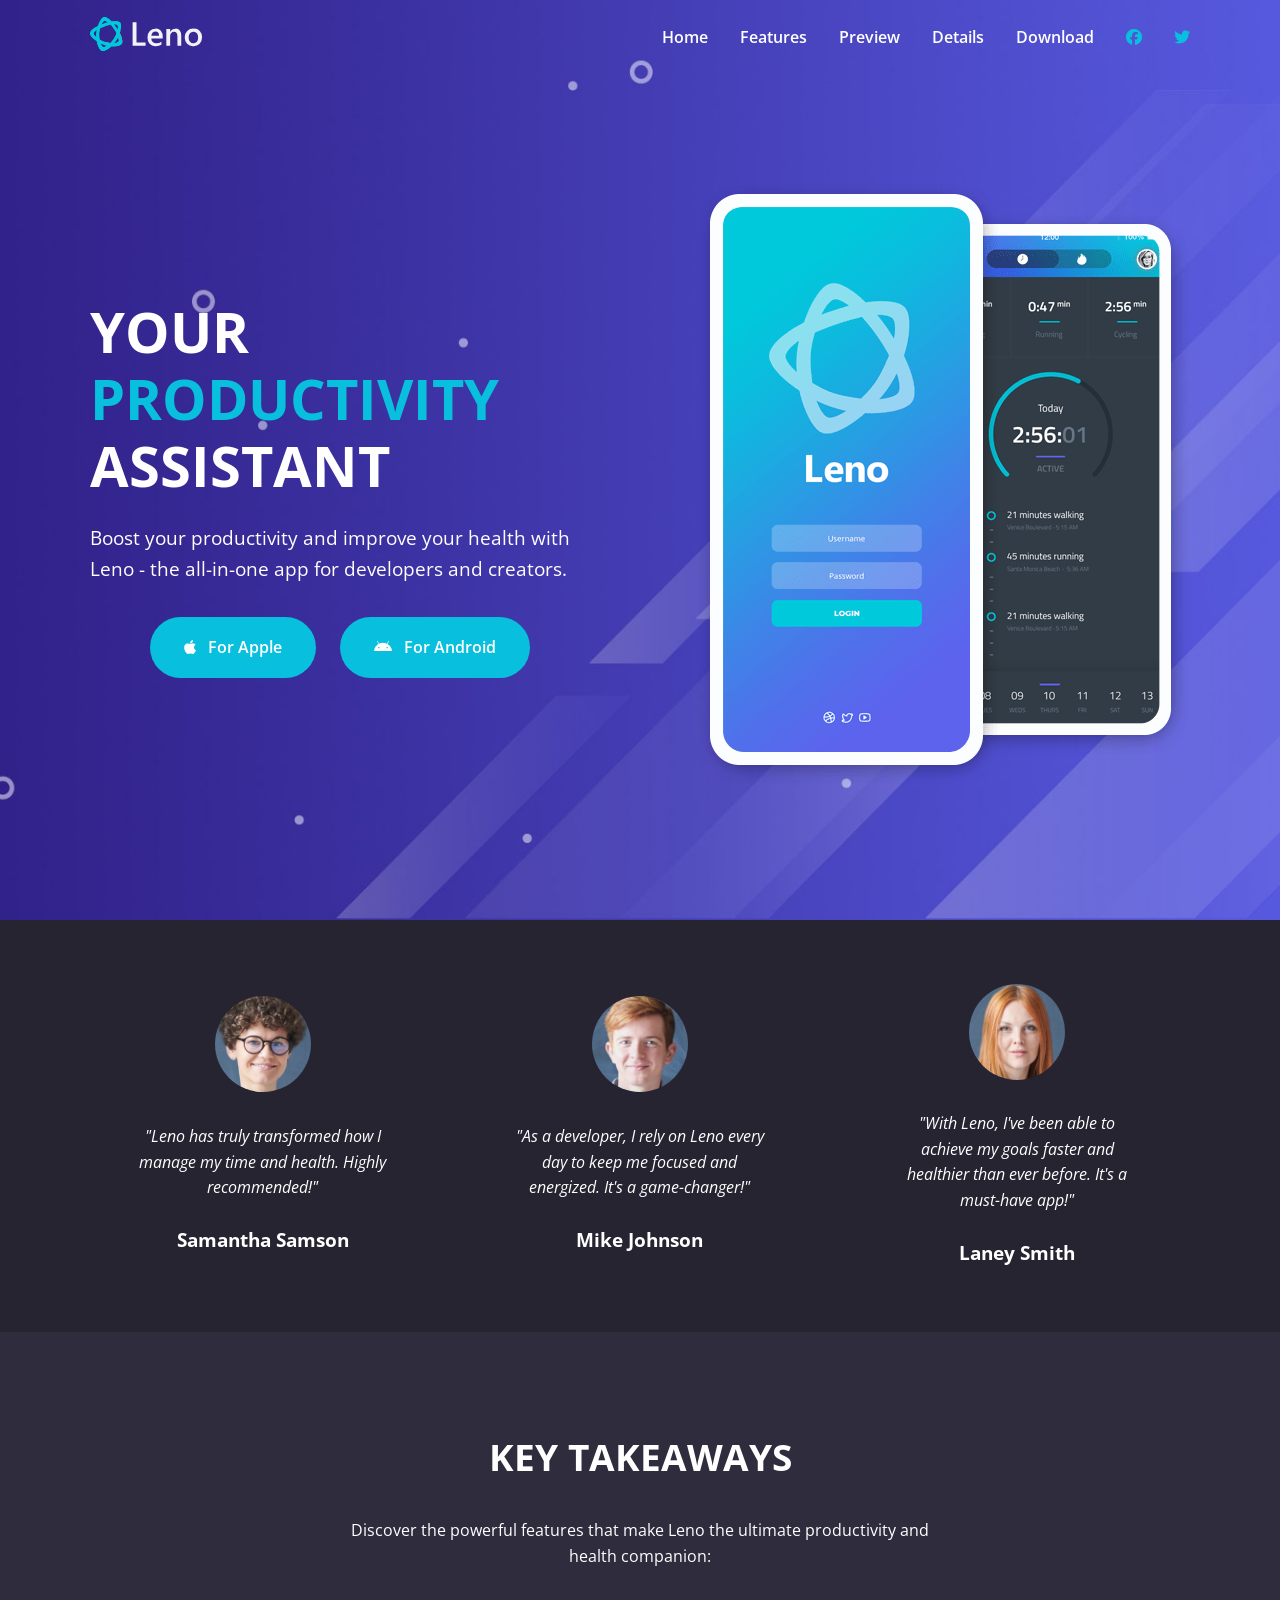
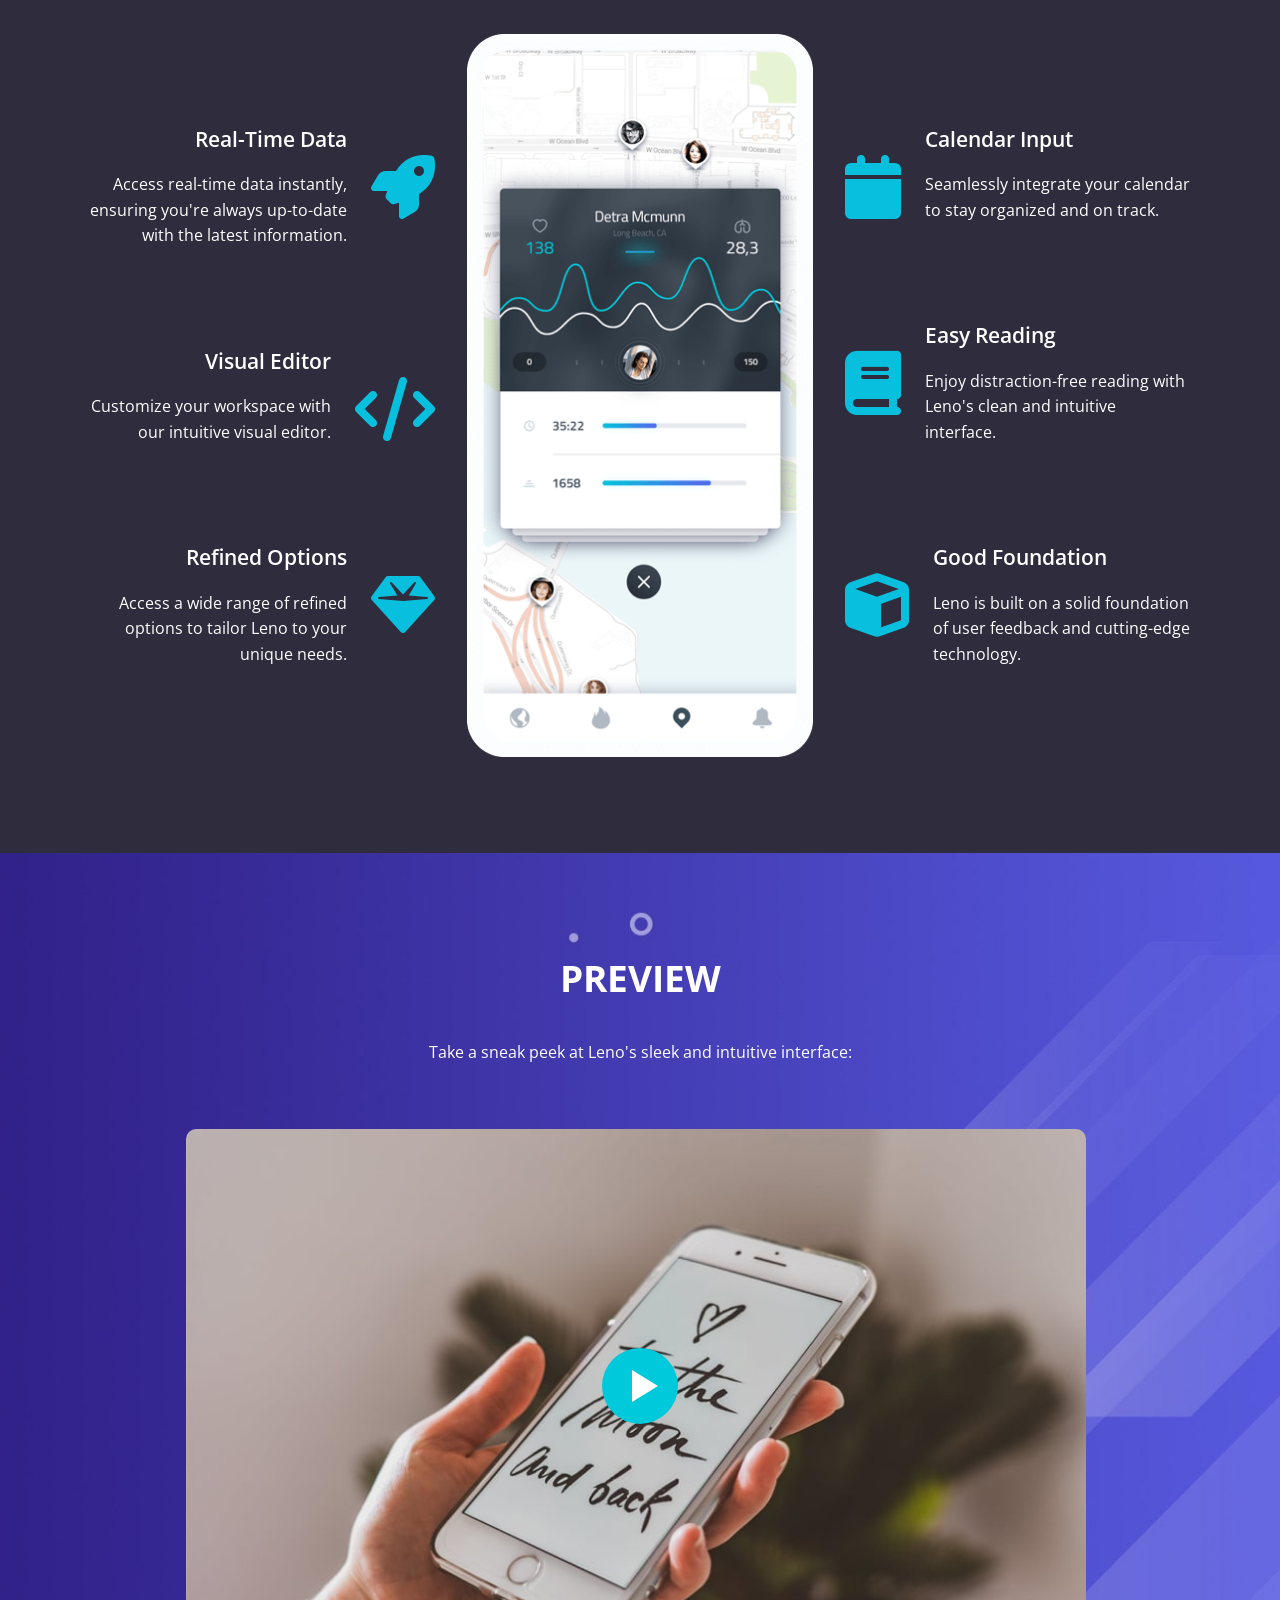
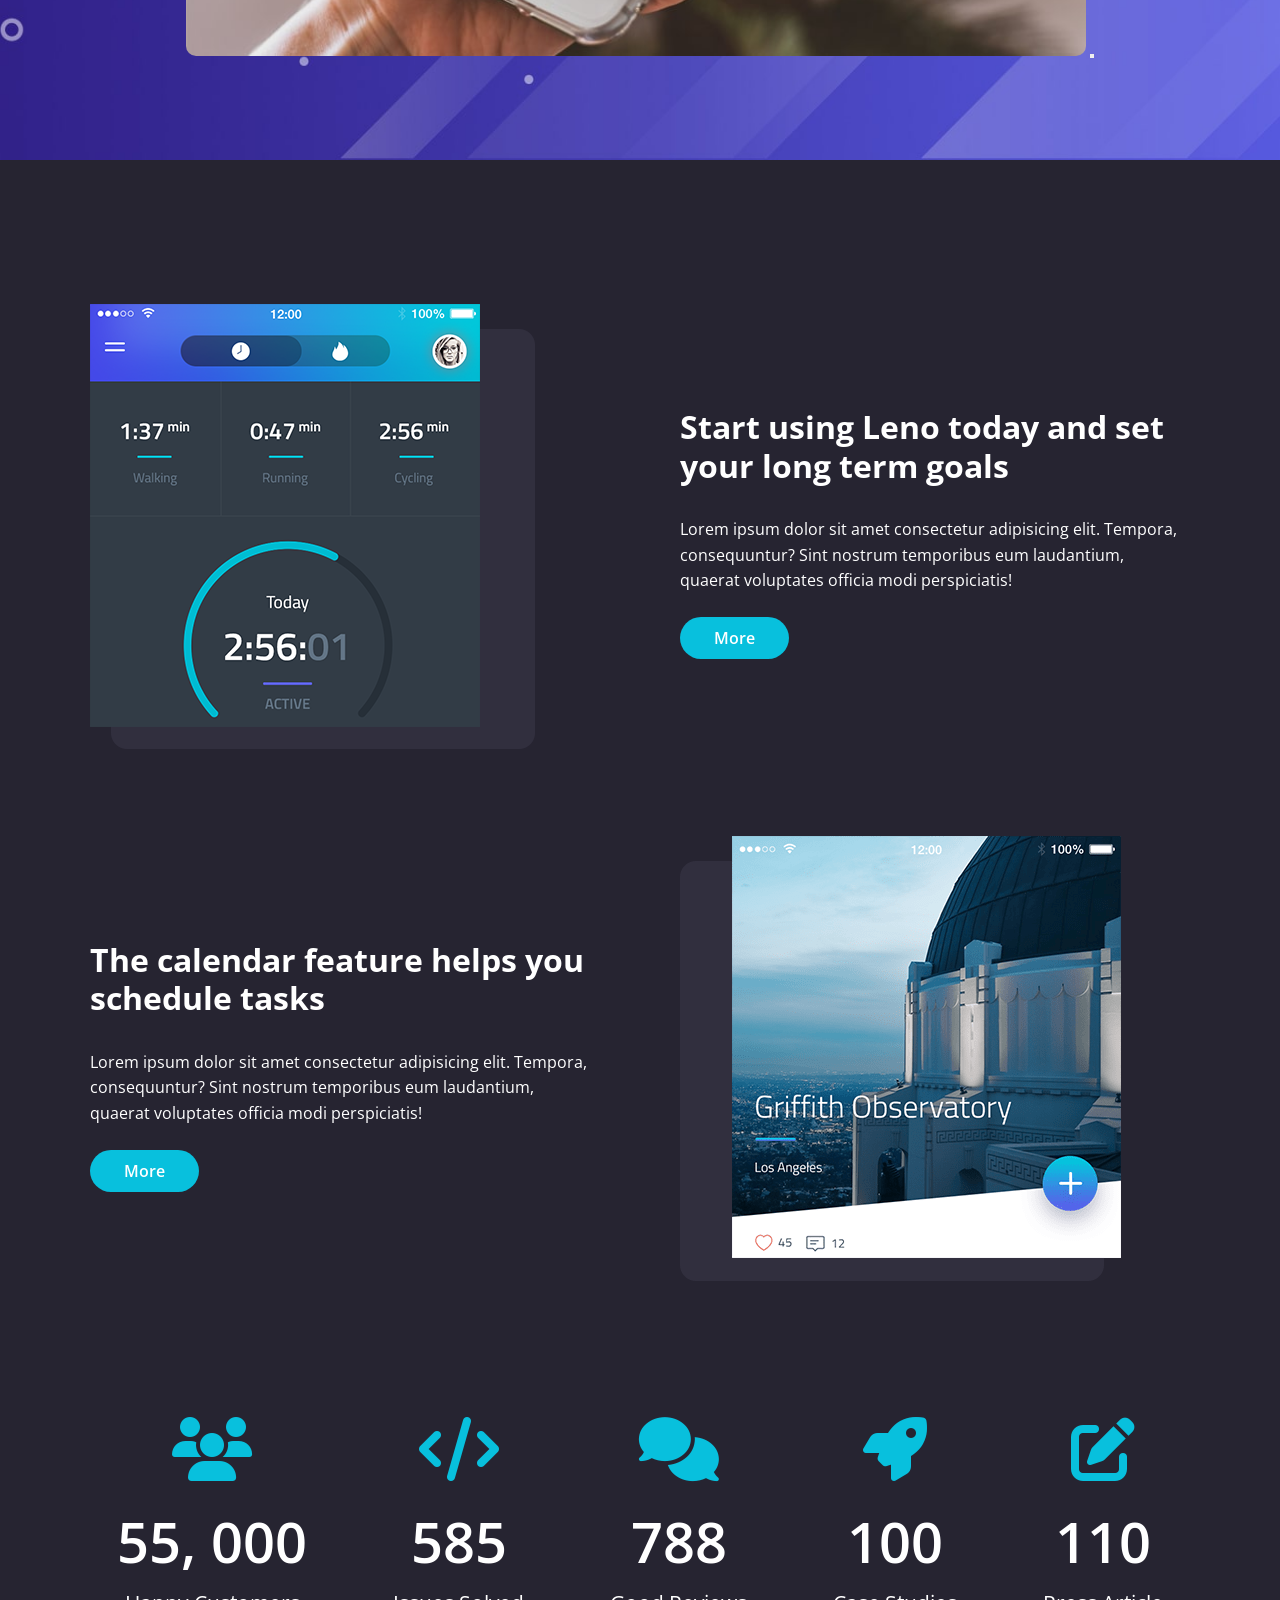
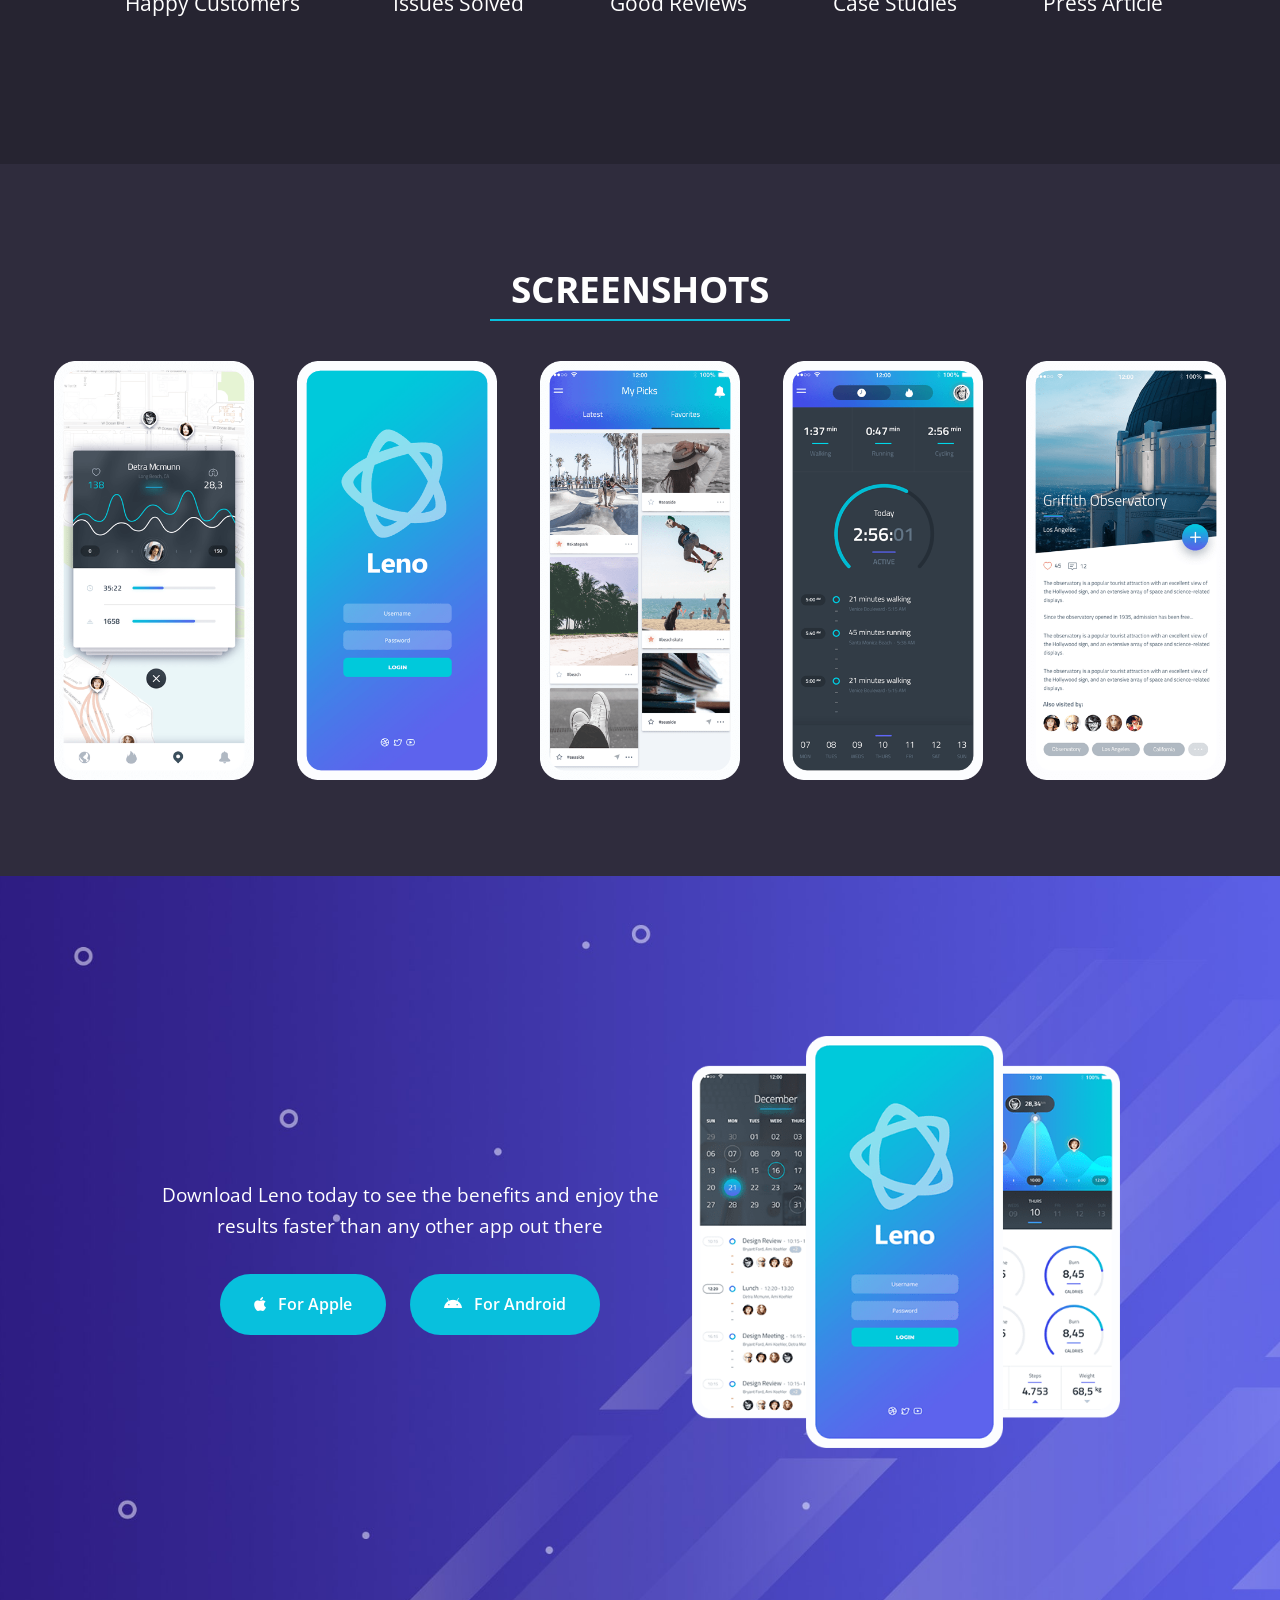
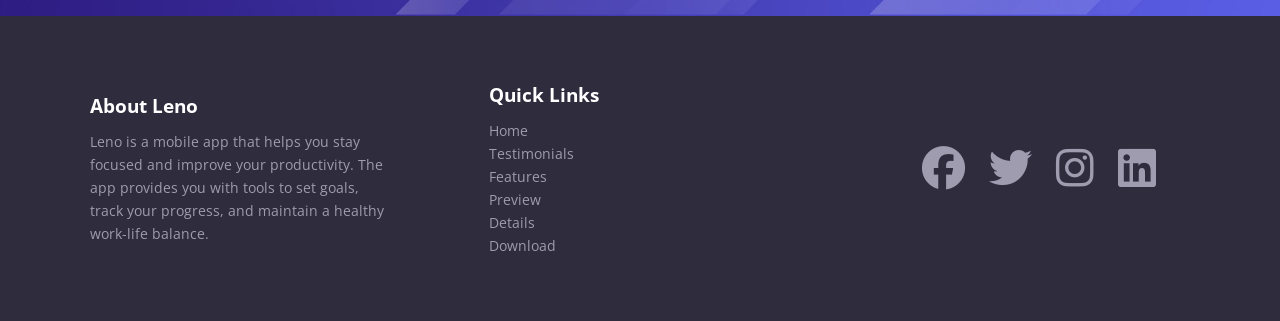
<file: index.html>
<!doctype html>
<html lang="en">
  <head>
    <meta charset="UTF-8" />
    <meta name="viewport" content="width=device-width, initial-scale=1.0" />
    <link rel="preconnect" href="https://fonts.googleapis.com" />
    <link rel="preconnect" href="https://fonts.gstatic.com" crossorigin />
    <link
      href="https://fonts.googleapis.com/css2?family=Open+Sans:ital,wght@0,300..800;1,300..800&display=swap"
      rel="stylesheet"
    />
    <link
      rel="stylesheet"
      href="https://cdnjs.cloudflare.com/ajax/libs/font-awesome/6.5.2/css/all.min.css"
      integrity="sha512-SnH5WK+bZxgPHs44uWIX+LLJAJ9/2PkPKZ5QiAj6Ta86w+fsb2TkcmfRyVX3pBnMFcV7oQPJkl9QevSCWr3W6A=="
      crossorigin="anonymous"
      referrerpolicy="no-referrer"
    />
    <link rel="stylesheet" href="./css/styles.css" />
    <link rel="icon" href="./images/favicon.png" />
    <title>Leno App | Health & Productivity</title>
  </head>
  <body>
    <navbar class="navbar">
      <div class="navbar__container container">
        <div class="navbar__logo">
          <img src="./images/logo.svg" alt="Leno" />
        </div>
        <div class="navbar__menu">
          <ul class="navbar__menu-list">
            <li class="navbar__manu-item">
              <a href="index.html" class="navbar__menu-link">Home</a>
            </li>
            <li class="navbar__manu-item">
              <a href="index.html#feature" class="navbar__menu-link"
                >Features</a
              >
            </li>
            <li class="navbar__manu-item">
              <a href="index.html#preview" class="navbar__menu-link">Preview</a>
            </li>
            <li class="navbar__manu-item">
              <a href="index.html#details" class="navbar__menu-link">Details</a>
            </li>
            <li class="navbar__manu-item">
              <a href="index.html#download" class="navbar__menu-link"
                >Download</a
              >
            </li>
            <li class="navbar__manu-item">
              <a href="#" class="navbar__menu-link--primary">
                <i class="fa-brands fa-facebook"></i>
              </a>
            </li>
            <li class="navbar__manu-item">
              <a href="#" class="navbar__menu-link--primary">
                <i class="fa-brands fa-twitter"></i>
              </a>
            </li>
          </ul>
        </div>

        <!-- Mobile Menu & Hamburger Icon -->
        <div class="navbar__mobile-menu">
          <div class="navbar__mobile-menu-toggle">
            <i class="fas fa-bars fa-2x"></i>
          </div>
          <!-- Mobile Menu Items -->
          <div class="navbar__mobile-menu-items">
            <ul class="navbar__mobile-menu-list">
              <li class="navbar__mobile-manu-item">
                <a href="index.html" class="navbar__mobile-menu-link">Home</a>
              </li>
              <li class="navbar__mobile-manu-item">
                <a href="index.html#feature" class="navbar__mobile-menu-link"
                  >Features</a
                >
              </li>
              <li class="navbar__mobile-manu-item">
                <a href="index.html#preview" class="navbar__mobile-menu-link"
                  >Preview</a
                >
              </li>
              <li class="navbar__mobile-manu-item">
                <a href="index.html#details" class="navbar__mobile-menu-link"
                  >Details</a
                >
              </li>
              <li class="navbar__mobile-manu-item">
                <a href="index.html#download" class="navbar__mobile-menu-link"
                  >Download</a
                >
              </li>
              <li class="navbar__mobile-manu-item">
                <a href="#" class="navbar__mobile-menu-link--primary">
                  <i class="fa-brands fa-facebook"></i>
                </a>
              </li>
              <li class="navbar__mobile-manu-item">
                <a href="#" class="navbar__mobile-menu-link--primary">
                  <i class="fa-brands fa-twitter"></i>
                </a>
              </li>
            </ul>
          </div>
        </div>
      </div>
    </navbar>

    <!-- Hero section -->
    <header class="hero">
      <div class="hero__container container">
        <div class="hero__content">
          <h1 class="hero__title">
            Your
            <span class="hero__title--primary">productivity</span> assistant
          </h1>
          <p class="hero__description">
            Boost your productivity and improve your health with Leno - the
            all-in-one app for developers and creators.
          </p>
          <div class="hero__buttons">
            <a href="#download" class="hero__button btn">
              <i class="fa-brands fa-apple"></i> For Apple
            </a>
            <a href="#download" class="hero__button btn">
              <i class="fa-brands fa-android"></i> For Android
            </a>
          </div>
        </div>
        <div class="hero__image">
          <img src="./images/header-smartphones.png" alt="" />
        </div>
      </div>
    </header>

    <!-- Testimonials -->
    <section class="testimonials" id="testimonials">
      <div class="testimonials__container container">
        <div class="testimonials__card">
          <div class="testimonials__image">
            <img src="./images/testimonial-1.jpg" alt="Testimonial 1" />
          </div>
          <div class="testimonials__card--content">
            <p class="testimonials__card-text">
              "Leno has truly transformed how I manage my time and health.
              Highly recommended!"
            </p>
            <h3 class="testimonials__card-title">Samantha Samson</h3>
          </div>
        </div>
        <div class="testimonials__card">
          <div class="testimonials__image">
            <img src="./images/testimonial-2.jpg" alt="Testimonial 2" />
          </div>
          <div class="testimonials__card--content">
            <p class="testimonials__card-text">
              "As a developer, I rely on Leno every day to keep me focused and
              energized. It's a game-changer!"
            </p>
            <h3 class="testimonials__card-title">Mike Johnson</h3>
          </div>
        </div>
        <div class="testimonials__card">
          <div class="testimonials__image">
            <img src="./images/testimonial-3.jpg" alt="Testimonial 3" />
          </div>
          <div class="testimonials__card--content">
            <p class="testimonials__card-text">
              "With Leno, I've been able to achieve my goals faster and
              healthier than ever before. It's a must-have app!"
            </p>
            <h3 class="testimonials__card-title">Laney Smith</h3>
          </div>
        </div>
      </div>
    </section>

    <!-- Features -->
    <section class="features" id="features">
      <div class="features__container container">
        <div class="features__content">
          <h2 class="features__title">Key Takeaways</h2>
          <p class="features__description">
            Discover the powerful features that make Leno the ultimate
            productivity and health companion:
          </p>
          <div class="features__grid">
            <!-- Grid Column 1 -->
            <div class="features__grid-column features__grid-column-left">
              <!-- Grid Item 1 -->
              <div class="features__grid-item">
                <div class="features__grid-item-text">
                  <h4 class="features__grid-item-text-title">Real-Time Data</h4>
                  <p class="features__grid-item-text-description">
                    Access real-time data instantly, ensuring you're always
                    up-to-date with the latest information.
                  </p>
                </div>
                <div class="features__grid-item-icon">
                  <i class="fas fa-rocket fa-4x"></i>
                </div>
              </div>
              <!-- Grid Item 2 -->
              <div class="features__grid-item">
                <div class="features__grid-item-text">
                  <h4 class="features__grid-item-text-title">Visual Editor</h4>
                  <p class="features__grid-item-text-description">
                    Customize your workspace with our intuitive visual editor.
                  </p>
                </div>
                <div class="features__grid-item-icon">
                  <i class="fas fa-code fa-4x"></i>
                </div>
              </div>
              <!-- Grid Item 3 -->
              <div class="features__grid-item">
                <div class="features__grid-item-text">
                  <h4 class="features__grid-item-text-title">
                    Refined Options
                  </h4>
                  <p class="features__grid-item-text-description">
                    Access a wide range of refined options to tailor Leno to
                    your unique needs.
                  </p>
                </div>
                <div class="features__grid-item-icon">
                  <i class="fas fa-gem fa-4x"></i>
                </div>
              </div>
            </div>

            <!-- Grid Column 2 -->
            <div class="features__grid-column features__grid-column-center">
              <img src="./images/features-smartphone-1.png" alt="" />
            </div>

            <!-- Grid Column 3 -->
            <div class="features__grid-column features__grid-column-right">
              <!-- Grid Item 1 -->
              <div class="features__grid-item">
                <div class="features__grid-item-text">
                  <h4 class="features__grid-item-text-title">Calendar Input</h4>
                  <p class="features__grid-item-text-description">
                    Seamlessly integrate your calendar to stay organized and on
                    track.
                  </p>
                </div>
                <div class="features__grid-item-icon">
                  <i class="fas fa-calendar fa-4x"></i>
                </div>
              </div>
              <!-- Grid Item 2 -->
              <div class="features__grid-item">
                <div class="features__grid-item-text">
                  <h4 class="features__grid-item-text-title">Easy Reading</h4>
                  <p class="features__grid-item-text-description">
                    Enjoy distraction-free reading with Leno's clean and
                    intuitive interface.
                  </p>
                </div>
                <div class="features__grid-item-icon">
                  <i class="fas fa-book fa-4x"></i>
                </div>
              </div>
              <!-- Grid Item 3 -->
              <div class="features__grid-item">
                <div class="features__grid-item-text">
                  <h4 class="features__grid-item-text-title">
                    Good Foundation
                  </h4>
                  <p class="features__grid-item-text-description">
                    Leno is built on a solid foundation of user feedback and
                    cutting-edge technology.
                  </p>
                </div>
                <div class="features__grid-item-icon">
                  <i class="fas fa-cube fa-4x"></i>
                </div>
              </div>
            </div>
          </div>
        </div>
      </div>
    </section>

    <!-- Modal -->
    <div class="modal" id="videoModal">
      <div class="modal__content">
        <span class="modal__close-button">&times;</span
        ><iframe
          src=""
          frameborder="0"
          id="videoPlayer"
          width="560"
          height="315"
          frameborder="0"
          allowfullscreen
        ></iframe>
      </div>
    </div>

    <!-- Preview -->
    <section class="preview" id="preview">
      <div class="preview__container container">
        <div class="preview__content">
          <h2 class="preview__title">Preview</h2>
          <p class="preview__description">
            Take a sneak peek at Leno's sleek and intuitive interface:
          </p>
          <div class="preview__image-container">
            <div class="preview__video-wrapper">
              <img src="./images/video-frame.jpg" alt="preview" />
              <button class="preview__video-button">
                <span class="preview__video-play-button"><span></span> </span>
              </button>
            </div>
          </div>
        </div>
      </div>
    </section>

    <!-- Details -->
    <section class="details" id="details">
      <div class="details__container container">
        <div class="details__grid">
          <!-- Grid Item 1 -->
          <div class="details__grid-image">
            <img src="./images/details-1.png" alt="Leno App" />
          </div>
          <!-- Grid Item 2 -->
          <div class="details__grid-content">
            <h3 class="details__grid-heading">
              Start using Leno today and set your long term goals
            </h3>
            <p class="details__grid-description">
              Lorem ipsum dolor sit amet consectetur adipisicing elit. Tempora,
              consequuntur? Sint nostrum temporibus eum laudantium, quaerat
              voluptates officia modi perspiciatis!
            </p>
            <a href="details.html" class="details__grid-button btn">More</a>
          </div>
          <!-- Grid Item 3 -->
          <div class="details__grid-content">
            <h3 class="details__grid-heading">
              The calendar feature helps you schedule tasks
            </h3>
            <p class="details__grid-description">
              Lorem ipsum dolor sit amet consectetur adipisicing elit. Tempora,
              consequuntur? Sint nostrum temporibus eum laudantium, quaerat
              voluptates officia modi perspiciatis!
            </p>
            <a href="details.html" class="details__grid-button btn">More</a>
          </div>
          <!-- Grid Item 4 -->
          <div class="details__grid-image">
            <img src="./images/details-2.png" alt="Leno App" />
          </div>
        </div>

        <!-- Icons -->
        <div class="details__icons">
          <div class="details__icons-item">
            <i class="fas fa-users fa-4x"></i>
            <div class="details__icons-amount">55, 000</div>
            <h4 class="details__icons-title">Happy Customers</h4>
          </div>
          <div class="details__icons-item">
            <i class="fas fa-code fa-4x"></i>
            <div class="details__icons-amount">585</div>
            <h4 class="details__icons-title">Issues Solved</h4>
          </div>
          <div class="details__icons-item">
            <i class="fas fa-comments fa-4x"></i>
            <div class="details__icons-amount">788</div>
            <h4 class="details__icons-title">Good Reviews</h4>
          </div>
          <div class="details__icons-item">
            <i class="fas fa-rocket fa-4x"></i>
            <div class="details__icons-amount">100</div>
            <h4 class="details__icons-title">Case Studies</h4>
          </div>
          <div class="details__icons-item">
            <i class="fas fa-edit fa-4x"></i>
            <div class="details__icons-amount">110</div>
            <h4 class="details__icons-title">Press Article</h4>
          </div>
        </div>
      </div>
    </section>

    <!-- Screenshots -->
    <section class="screenshots" id="screenshots">
      <div class="screenshots__container container">
        <div class="screenshots__content">
          <h2 class="screenshots__title">Screenshots</h2>
          <div class="screenshots__images">
            <img src="./images/screenshot-1.png" alt="Screenshot" />
            <img src="./images/screenshot-2.png" alt="Screenshot" />
            <img src="./images/screenshot-3.png" alt="Screenshot" />
            <img src="./images/screenshot-4.png" alt="Screenshot" />
            <img src="./images/screenshot-5.png" alt="Screenshot" />
          </div>
        </div>
      </div>
    </section>

    <!-- Download -->
    <section class="download" id="download">
      <div class="download__container container">
        <div class="download__content">
          <p class="download__description">
            Download Leno today to see the benefits and enjoy the results faster
            than any other app out there
          </p>
          <div class="download__buttons">
            <a href="details.html" class="download__button btn">
              <i class="fa-brands fa-apple"></i> For Apple
            </a>
            <a href="details.html" class="download__button btn">
              <i class="fa-brands fa-android"></i> For Android
            </a>
          </div>
        </div>
        <div class="download__image">
          <img src="./images/download.png" alt="" />
        </div>
      </div>
    </section>

    <!-- Footer -->

    <footer class="footer">
      <div class="footer__container container">
        <div class="footer__about">
          <h4 class="footer__title">About Leno</h4>
          <p class="footer__description">
            Leno is a mobile app that helps you stay focused and improve your
            productivity. The app provides you with tools to set goals, track
            your progress, and maintain a healthy work-life balance.
          </p>
        </div>

        <div class="footer__links">
          <h4 class="footer__title">Quick Links</h4>
          <ul class="footer__links-list">
            <li class="footer__links-item">
              <a href="index.html" class="footer__links-link"> Home </a>
            </li>
            <li class="footer__links-item">
              <a href="index.html#testimonials" class="footer__links-link">
                Testimonials
              </a>
            </li>
            <li class="footer__links-item">
              <a href="index.html#features" class="footer__links-link">
                Features
              </a>
            </li>
            <li class="footer__links-item">
              <a href="index.html#preview" class="footer__links-link">
                Preview
              </a>
            </li>
            <li class="footer__links-item">
              <a href="index.html#details" class="footer__links-link">
                Details
              </a>
            </li>
            <li class="footer__links-item">
              <a href="index.html#download" class="footer__links-link">
                Download
              </a>
            </li>
          </ul>
        </div>

        <div class="footer__social">
          <a href="#" class="footer__social-link">
            <i class="fa-brands fa-facebook fa-3x"></i>
          </a>
          <a href="#" class="footer__social-link">
            <i class="fa-brands fa-twitter fa-3x"></i>
          </a>
          <a href="#" class="footer__social-link">
            <i class="fa-brands fa-instagram fa-3x"></i>
          </a>
          <a href="#" class="footer__social-link">
            <i class="fa-brands fa-linkedin fa-3x"></i>
          </a>
        </div>
      </div>
    </footer>

    <script src="./js/script.js"></script>
  </body>
</html>
</file>
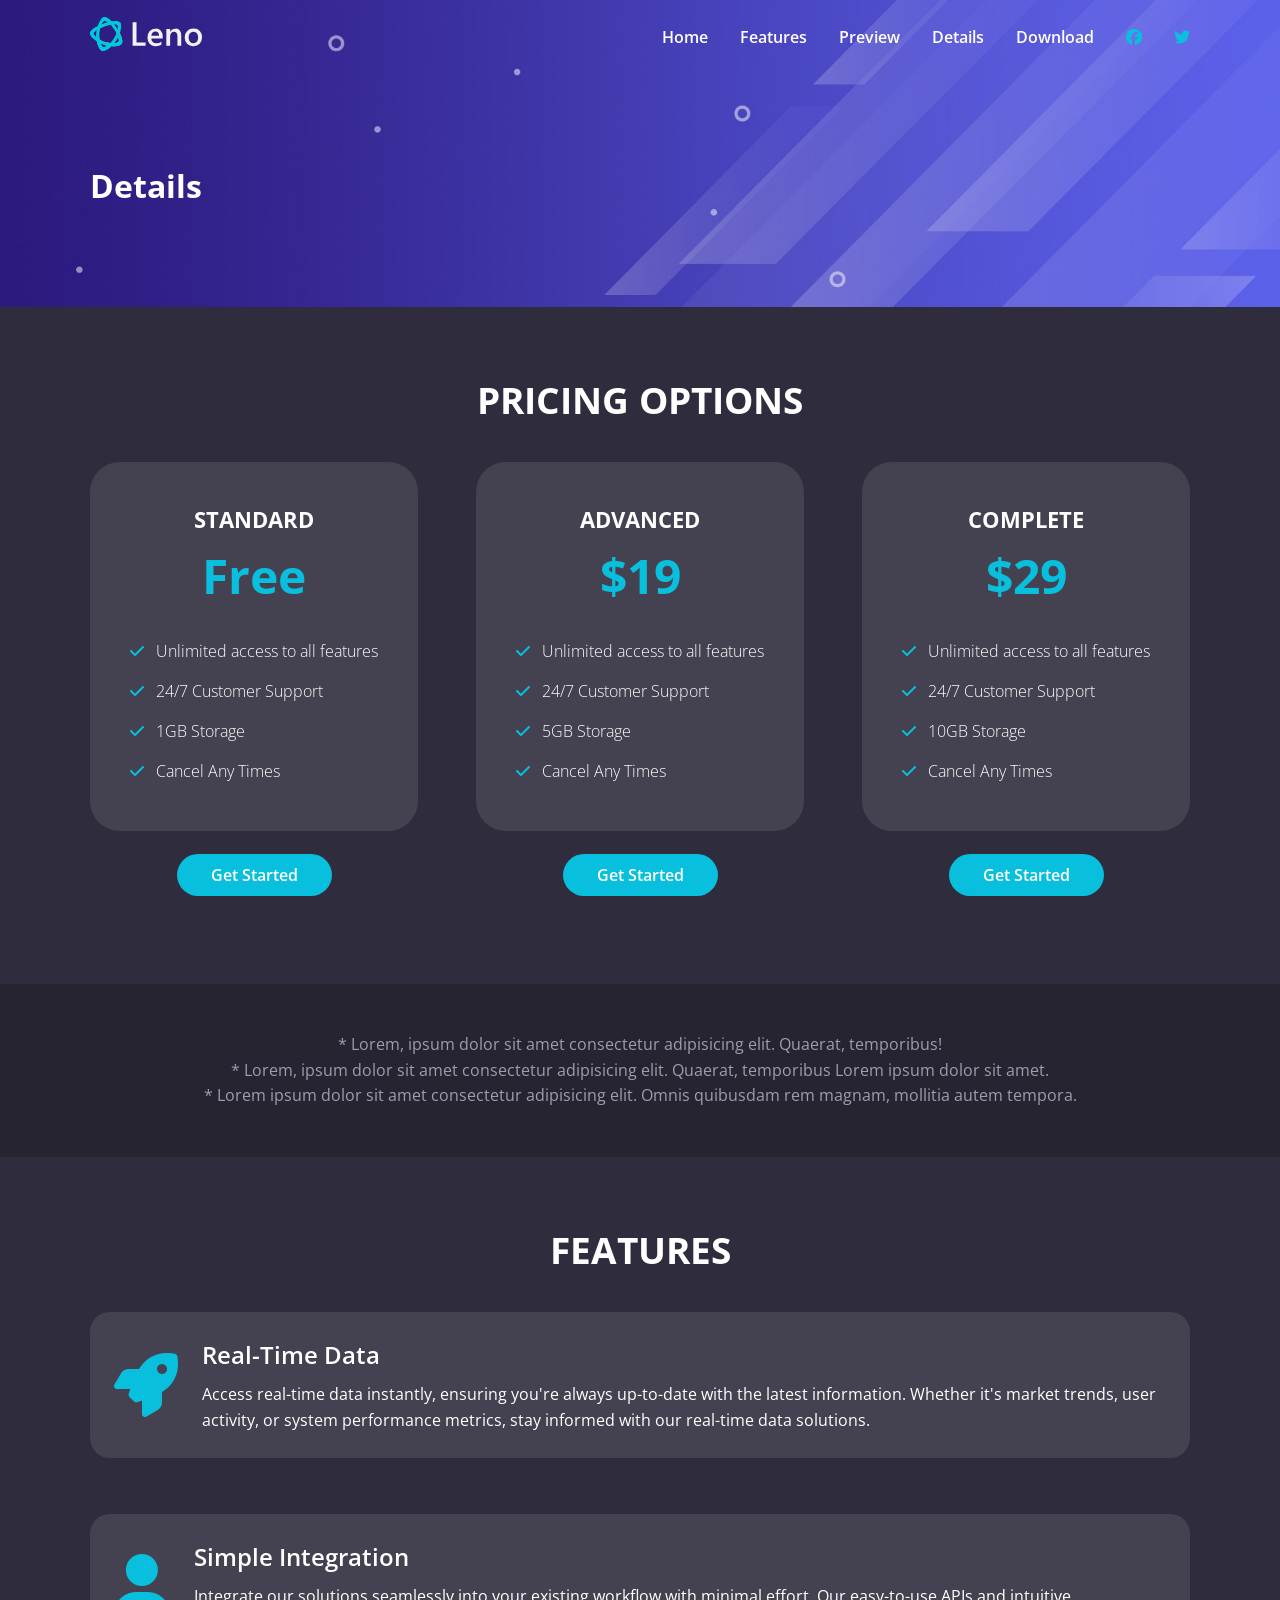
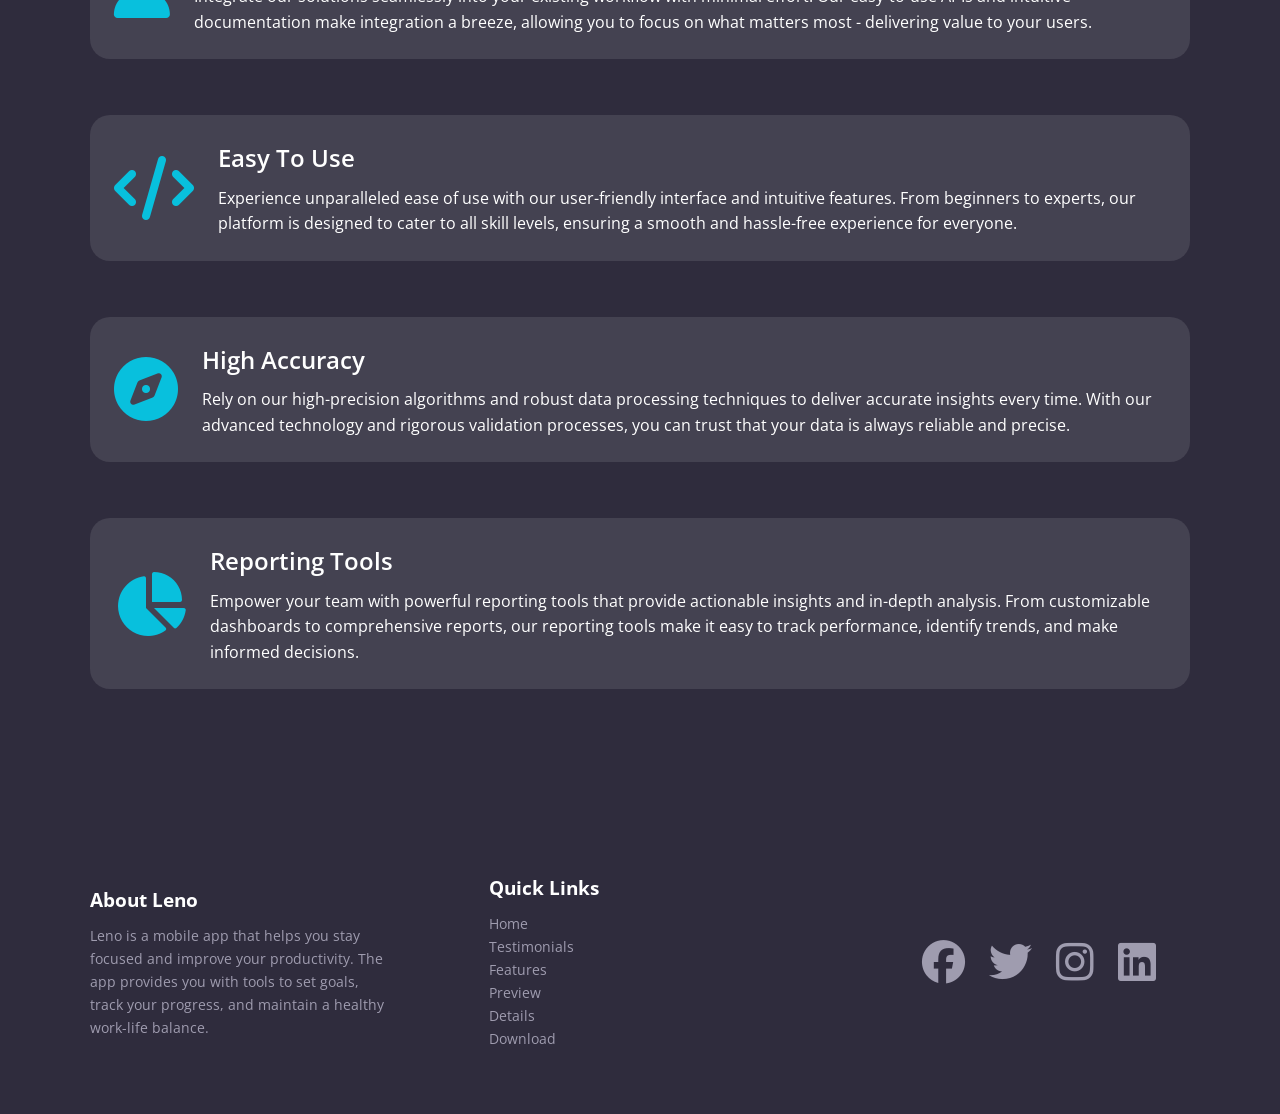
<file: details.html>
<!doctype html>
<html lang="en">
  <head>
    <meta charset="UTF-8" />
    <meta name="viewport" content="width=device-width, initial-scale=1.0" />
    <link rel="preconnect" href="https://fonts.googleapis.com" />
    <link rel="preconnect" href="https://fonts.gstatic.com" crossorigin />
    <link
      href="https://fonts.googleapis.com/css2?family=Open+Sans:ital,wght@0,300..800;1,300..800&display=swap"
      rel="stylesheet"
    />
    <link
      rel="stylesheet"
      href="https://cdnjs.cloudflare.com/ajax/libs/font-awesome/6.5.2/css/all.min.css"
      integrity="sha512-SnH5WK+bZxgPHs44uWIX+LLJAJ9/2PkPKZ5QiAj6Ta86w+fsb2TkcmfRyVX3pBnMFcV7oQPJkl9QevSCWr3W6A=="
      crossorigin="anonymous"
      referrerpolicy="no-referrer"
    />
    <link rel="stylesheet" href="./css/styles.css" />
    <link rel="icon" href="./images/favicon.png" />
    <title>Leno App | Health & Productivity</title>
  </head>
  <body>
    <navbar class="navbar">
      <div class="navbar__container container">
        <div class="navbar__logo">
          <img src="./images/logo.svg" alt="Leno" />
        </div>
        <div class="navbar__menu">
          <ul class="navbar__menu-list">
            <li class="navbar__manu-item">
              <a href="index.html" class="navbar__menu-link">Home</a>
            </li>
            <li class="navbar__manu-item">
              <a href="index.html#feature" class="navbar__menu-link"
                >Features</a
              >
            </li>
            <li class="navbar__manu-item">
              <a href="index.html#preview" class="navbar__menu-link">Preview</a>
            </li>
            <li class="navbar__manu-item">
              <a href="index.html#details" class="navbar__menu-link">Details</a>
            </li>
            <li class="navbar__manu-item">
              <a href="index.html#download" class="navbar__menu-link"
                >Download</a
              >
            </li>
            <li class="navbar__manu-item">
              <a href="#" class="navbar__menu-link--primary">
                <i class="fa-brands fa-facebook"></i>
              </a>
            </li>
            <li class="navbar__manu-item">
              <a href="#" class="navbar__menu-link--primary">
                <i class="fa-brands fa-twitter"></i>
              </a>
            </li>
          </ul>
        </div>

        <!-- Mobile Menu & Hamburger Icon -->
        <div class="navbar__mobile-menu">
          <div class="navbar__mobile-menu-toggle">
            <i class="fas fa-bars fa-2x"></i>
          </div>
          <!-- Mobile Menu Items -->
          <div class="navbar__mobile-menu-items">
            <ul class="navbar__mobile-menu-list">
              <li class="navbar__mobile-manu-item">
                <a href="index.html" class="navbar__mobile-menu-link">Home</a>
              </li>
              <li class="navbar__mobile-manu-item">
                <a href="index.html#feature" class="navbar__mobile-menu-link"
                  >Features</a
                >
              </li>
              <li class="navbar__mobile-manu-item">
                <a href="index.html#preview" class="navbar__mobile-menu-link"
                  >Preview</a
                >
              </li>
              <li class="navbar__mobile-manu-item">
                <a href="index.html#details" class="navbar__mobile-menu-link"
                  >Details</a
                >
              </li>
              <li class="navbar__mobile-manu-item">
                <a href="index.html#download" class="navbar__mobile-menu-link"
                  >Download</a
                >
              </li>
              <li class="navbar__mobile-manu-item">
                <a href="#" class="navbar__mobile-menu-link--primary">
                  <i class="fa-brands fa-facebook"></i>
                </a>
              </li>
              <li class="navbar__mobile-manu-item">
                <a href="#" class="navbar__mobile-menu-link--primary">
                  <i class="fa-brands fa-twitter"></i>
                </a>
              </li>
            </ul>
          </div>
        </div>
      </div>
    </navbar>

    <!-- Inner Header -->
    <header class="inner-header">
      <div class="inner-header__container container">
        <h1 class="inner-header__title">Details</h1>
      </div>
    </header>

    <!-- Pricing -->
    <section class="pricing">
      <div class="pricing__container container">
        <h2 class="pricing__title">Pricing Options</h2>
        <div class="pricing__cards">
          <!-- Card 1 -->
          <div class="pricing__card">
            <div class="pricing__card-box">
              <h4 class="pricing__card-title">Standard</h4>
              <h3 class="pricing__card-price">Free</h3>
              <div class="pricing__card-body">
                <ul class="pricing__card-list">
                  <li class="pricing__card-item">
                    <i class="fas fa-check"></i>
                    Unlimited access to all features
                  </li>
                  <li class="pricing__card-item">
                    <i class="fas fa-check"></i>
                    24/7 Customer Support
                  </li>
                  <li class="pricing__card-item">
                    <i class="fas fa-check"></i>
                    1GB Storage
                  </li>
                  <li class="pricing__card-item">
                    <i class="fas fa-check"></i>
                    Cancel Any Times
                  </li>
                </ul>
              </div>
            </div>
            <a href="#" class="pricing__card-button btn">Get Started</a>
          </div>

          <!-- Card 2 -->
          <div class="pricing__card">
            <div class="pricing__card-box">
              <h4 class="pricing__card-title">Advanced</h4>
              <h3 class="pricing__card-price">$19</h3>
              <div class="pricing__card-body">
                <ul class="pricing__card-list">
                  <li class="pricing__card-item">
                    <i class="fas fa-check"></i>
                    Unlimited access to all features
                  </li>
                  <li class="pricing__card-item">
                    <i class="fas fa-check"></i>
                    24/7 Customer Support
                  </li>
                  <li class="pricing__card-item">
                    <i class="fas fa-check"></i>
                    5GB Storage
                  </li>
                  <li class="pricing__card-item">
                    <i class="fas fa-check"></i>
                    Cancel Any Times
                  </li>
                </ul>
              </div>
            </div>
            <a href="#" class="pricing__card-button btn">Get Started</a>
          </div>

          <!-- Card 3 -->
          <div class="pricing__card">
            <div class="pricing__card-box">
              <h4 class="pricing__card-title">Complete</h4>
              <h3 class="pricing__card-price">$29</h3>
              <div class="pricing__card-body">
                <ul class="pricing__card-list">
                  <li class="pricing__card-item">
                    <i class="fas fa-check"></i>
                    Unlimited access to all features
                  </li>
                  <li class="pricing__card-item">
                    <i class="fas fa-check"></i>
                    24/7 Customer Support
                  </li>
                  <li class="pricing__card-item">
                    <i class="fas fa-check"></i>
                    10GB Storage
                  </li>
                  <li class="pricing__card-item">
                    <i class="fas fa-check"></i>
                    Cancel Any Times
                  </li>
                </ul>
              </div>
            </div>
            <a href="#" class="pricing__card-button btn">Get Started</a>
          </div>
        </div>
      </div>
    </section>

    <!-- Pricing Notes -->
    <section class="pricing-notes">
      <div class="pricing-notes__container container">
        <p class="pricing-notes__text">
          * Lorem, ipsum dolor sit amet consectetur adipisicing elit. Quaerat,
          temporibus!
        </p>
        <p class="pricing-notes__text">
          * Lorem, ipsum dolor sit amet consectetur adipisicing elit. Quaerat,
          temporibus Lorem ipsum dolor sit amet.
        </p>
        <p class="pricing-notes__text">
          * Lorem ipsum dolor sit amet consectetur adipisicing elit. Omnis
          quibusdam rem magnam, mollitia autem tempora.
        </p>
      </div>
    </section>

    <!-- Details Features -->
    <section class="details-features">
      <div class="details-features__container container">
        <h2 class="details-features__title">Features</h2>
        <div class="details-features__list">
          <!-- Item 1 -->
          <div class="details-features__list-item">
            <i class="fas fa-rocket fa-4x"></i>
            <div class="details-features__list-text">
              <h3 class="details-features__list-title">Real-Time Data</h3>
              <p class="details-features__list-description">
                Access real-time data instantly, ensuring you're always
                up-to-date with the latest information. Whether it's market
                trends, user activity, or system performance metrics, stay
                informed with our real-time data solutions.
              </p>
            </div>
          </div>

          <!-- Item 2 -->
          <div class="details-features__list-item">
            <i class="fas fa-user fa-4x"></i>
            <div class="details-features__list-text">
              <h3 class="details-features__list-title">Simple Integration</h3>
              <p class="details-features__list-description">
                Integrate our solutions seamlessly into your existing workflow
                with minimal effort. Our easy-to-use APIs and intuitive
                documentation make integration a breeze, allowing you to focus
                on what matters most - delivering value to your users.
              </p>
            </div>
          </div>

          <!-- Item 3 -->
          <div class="details-features__list-item">
            <i class="fas fa-code fa-4x"></i>
            <div class="details-features__list-text">
              <h3 class="details-features__list-title">Easy To Use</h3>
              <p class="details-features__list-description">
                Experience unparalleled ease of use with our user-friendly
                interface and intuitive features. From beginners to experts, our
                platform is designed to cater to all skill levels, ensuring a
                smooth and hassle-free experience for everyone.
              </p>
            </div>
          </div>

          <!-- Item 4 -->
          <div class="details-features__list-item">
            <i class="fas fa-compass fa-4x"></i>
            <div class="details-features__list-text">
              <h3 class="details-features__list-title">High Accuracy</h3>
              <p class="details-features__list-description">
                Rely on our high-precision algorithms and robust data processing
                techniques to deliver accurate insights every time. With our
                advanced technology and rigorous validation processes, you can
                trust that your data is always reliable and precise.
              </p>
            </div>
          </div>

          <!-- Item 5 -->
          <div class="details-features__list-item">
            <i class="fas fa-chart-pie fa-4x"></i>
            <div class="details-features__list-text">
              <h3 class="details-features__list-title">Reporting Tools</h3>
              <p class="details-features__list-description">
                Empower your team with powerful reporting tools that provide
                actionable insights and in-depth analysis. From customizable
                dashboards to comprehensive reports, our reporting tools make it
                easy to track performance, identify trends, and make informed
                decisions.
              </p>
            </div>
          </div>
        </div>
      </div>
    </section>

    <!-- Footer -->

    <footer class="footer">
      <div class="footer__container container">
        <div class="footer__about">
          <h4 class="footer__title">About Leno</h4>
          <p class="footer__description">
            Leno is a mobile app that helps you stay focused and improve your
            productivity. The app provides you with tools to set goals, track
            your progress, and maintain a healthy work-life balance.
          </p>
        </div>

        <div class="footer__links">
          <h4 class="footer__title">Quick Links</h4>
          <ul class="footer__links-list">
            <li class="footer__links-item">
              <a href="index.html" class="footer__links-link"> Home </a>
            </li>
            <li class="footer__links-item">
              <a href="index.html#testimonials" class="footer__links-link">
                Testimonials
              </a>
            </li>
            <li class="footer__links-item">
              <a href="index.html#features" class="footer__links-link">
                Features
              </a>
            </li>
            <li class="footer__links-item">
              <a href="index.html#preview" class="footer__links-link">
                Preview
              </a>
            </li>
            <li class="footer__links-item">
              <a href="index.html#details" class="footer__links-link">
                Details
              </a>
            </li>
            <li class="footer__links-item">
              <a href="index.html#download" class="footer__links-link">
                Download
              </a>
            </li>
          </ul>
        </div>

        <div class="footer__social">
          <a href="#" class="footer__social-link">
            <i class="fa-brands fa-facebook fa-3x"></i>
          </a>
          <a href="#" class="footer__social-link">
            <i class="fa-brands fa-twitter fa-3x"></i>
          </a>
          <a href="#" class="footer__social-link">
            <i class="fa-brands fa-instagram fa-3x"></i>
          </a>
          <a href="#" class="footer__social-link">
            <i class="fa-brands fa-linkedin fa-3x"></i>
          </a>
        </div>
      </div>
    </footer>

    <script src="./js/script.js"></script>
  </body>
</html>
</file>
<file: css/styles.css>
*,
*:before,
*:after {
  margin: 0;
  padding: 0;
  box-sizing: border-box;
}

:root {
  --primary-color: #08c0dd;
  --secondary-color: #262431;
  --tertiary-color: #2f2c3d;
}

html,
body {
  font-family: "Open Sans", sans-serif;
  background: var(--secondary-color);
  color: #fff;
  line-height: 1.6;
  scroll-behavior: smooth;
}

a {
  color: #fff;
  text-decoration: none;
}

ul {
  list-style: none;
}

img {
  max-width: 100%;
}

.container {
  max-width: 1100px;
  margin: 0 auto;
}

.btn {
  padding: 0.5rem 2rem;
  background-color: var(--primary-color);
  border: 2px solid transparent;
  color: #fff;
  font-weight: 600;
  border-radius: 500px;
  transition: background-color 0.3s ease;
}

.btn:hover {
  background-color: var(--secondary-color);
  border-color: var(--primary-color);
}

/* Navbar */
.navbar {
  padding: 1rem 2rem;
  position: fixed;
  top: 0;
  right: 0;
  left: 0;
  z-index: 1000;
  background-color: transparent;
  transition: background-color 0.3s ease-in-out;
}

.navbar.navbar--scroll {
  background-color: rgba(38, 36, 49, 0.8);
  backdrop-filter: blur(10px);
}

.navbar__container {
  display: flex;
  justify-content: space-between;
  align-items: center;
}

.navbar__logo img {
  width: 112px;
  height: 36px;
}

.navbar__menu-list {
  display: flex;
  align-items: center;
  gap: 2rem;
  font-weight: 600;
}

.navbar__menu-link:hover,
.navbar__mobile-menu-link:hover {
  color: var(--primary-color);
}

.navbar__menu-link--primary,
.navbar__mobile-menu-link--primary {
  color: var(--primary-color);
}

.navbar__menu-link--primary:hover,
.navbar__mobile-menu-link--primary:hover {
  color: #fff;
}

/* Mobile Menu */
.navbar__mobile-menu {
  display: none;
  cursor: pointer;
}

.navbar__mobile-menu-items {
  position: absolute;
  top: 100%;
  left: 0;
  width: 100%;
  background: var(--secondary-color);
  opacity: 0.95;
  padding: 3rem 2rem;
  text-align: center;
  box-shadow: 0 2px 5px rgba(255, 255, 255, 0.1);
  border-top: 1px solid rgba(255, 255, 255, 0.1);
  transition: transform 0.3s ease-in-out;
}

.navbar__mobile-menu-list {
  display: flex;
  flex-direction: column;
  gap: 2rem;
  font-size: 1.2rem;
}

.navbar__mobile-menu-items {
  transform: translateX(100%);
}

.navbar__mobile-menu-items.active {
  transform: translateX(0);
}

/* Hero  */
.hero {
  background: #000 url("../images/header-background.jpg") center center/cover
    no-repeat;
  padding: 11.5rem 2rem 8rem;
}

.hero__container {
  display: flex;
  justify-content: space-between;
  align-items: center;
  gap: 2rem;
}

.hero__content {
  max-width: 500px;
}

.hero__title {
  font-size: 3.5rem;
  text-transform: uppercase;
  font-weight: 700;
  line-height: 1.2;
}

.hero__title--primary {
  color: var(--primary-color);
}

.hero__description {
  margin-top: 1.5rem;
  font-size: 1.2rem;
  line-height: 1.6;
}

.hero__image img {
  max-width: 500;
}

.hero__buttons {
  display: flex;
  align-items: center;
  justify-content: center;
  gap: 1.5rem;
  margin-top: 2rem;
}

.hero__button {
  padding: 1rem 2rem;
}

.hero__button i {
  margin-right: 0.5rem;
}

/* Testimonials */
.testimonials {
  padding: 4rem 2rem;
  text-align: center;
}

.testimonials__container {
  display: grid;
  grid-template-columns: repeat(3, 1fr);
  gap: 2rem;
  align-items: center;
  justify-content: center;
}

.testimonials__card {
  padding: 0 3rem;
}

.testimonials__image img {
  width: 96px;
  height: 96px;
  border-radius: 50%;
  margin-right: auto;
  margin-left: auto;
  margin-bottom: 1.5rem;
}

.testimonials__card-text {
  font-style: italic;
  margin-bottom: 1.5rem;
}

/* Features */
.features {
  background-color: var(--tertiary-color);
  padding: 6rem 2rem;
}

.features__container {
  text-align: center;
}

.features__title {
  font-size: 2.3rem;
  margin-bottom: 2rem;
  text-transform: uppercase;
}

.features__description {
  max-width: 600px;
  margin: 1rem auto 4rem;
}

.features__grid {
  display: grid;
  grid-template-columns: repeat(3, 1fr);
  gap: 2rem;
}

.features__grid-column {
  display: flex;
  flex-direction: column;
  align-items: center;
  justify-content: center;
  gap: 6rem;
}

.features__grid-item {
  display: flex;
  align-items: start;
  justify-content: start;
  text-align: right;
  gap: 1.5rem;
}

.features__grid-item-text-title {
  font-size: 1.3rem;
  font-weight: 600;
  margin-bottom: 1rem;
}

.features__grid-item-icon {
  margin-top: 2rem;
}

.features__grid-item-icon i {
  color: var(--primary-color);
}

.features__grid-column-right .features__grid-item {
  flex-direction: row-reverse;
  text-align: left;
}

/* Preview */
.preview {
  background: url("../images/video-background.jpg") center center/cover
    no-repeat;
}

.preview__container {
  padding: 6rem 2rem;
  text-align: center;
}

.preview__title {
  font-size: 2.3rem;
  margin-bottom: 2rem;
  text-transform: uppercase;
}

.preview__description {
  max-width: 600px;
  margin: 1rem auto 4rem;
}

.preview__video-wrapper {
  position: relative;
}

.preview__video-wrapper img {
  width: 100%;
  max-width: 900px;
  border-radius: 10px;
}

/* Play Button Container */
.preview__video-play-button {
  position: absolute;
  top: 48%;
  left: 50%;
  transform: translateX(-50%) translateY(-50%);
  z-index: 10;
  display: block;
  box-sizing: content-box;
  width: 2rem;
  height: 2.75rem;
  border-radius: 50%;
  cursor: pointer;
  padding: 1.25rem 1.25rem 1.25rem 1.75rem;
}

/* Play Button Circle */
.preview__video-play-button::after {
  content: "";
  position: absolute;
  top: 48%;
  left: 50%;
  transform: translateX(-50%) translateY(-50%);
  z-index: 1;
  background: #00c9db;
  height: 4.375rem;
  width: 4.375rem;
  border-radius: 50%;
  display: block;
  transition: all 200ms;
}

/* Play Button Triangle */
.preview__video-play-button span {
  position: relative;
  display: block;
  z-index: 3;
  top: 0.375rem;
  left: 0.25rem;
  width: 0;
  height: 0;
  border-left: 1.625rem solid #fff;
  border-top: 1rem solid transparent;
  border-bottom: 1rem solid transparent;
}

/* Play Button Animation */
.preview__video-play-button::before {
  content: "";
  position: absolute;
  top: 50%;
  left: 50%;
  transform: translateX(-50%) translateY(-50%);
  z-index: 0;
  display: block;
  width: 4.75rem;
  height: 4.75rem;
  background: #00c9db;
  border-radius: 50%;
  animation: pulse-border 1500ms ease-out infinite;
}

/* Modal */
.modal {
  display: none;
  position: fixed;
  z-index: 999;
  left: 0;
  top: 0;
  width: 100%;
  height: 100%;
  overflow: auto;
  background-color: rgba(0, 0, 0, 0.5);
}

.modal__content {
  background-color: rgba(0, 0, 0, 0.5);
  margin: 10% auto;
  padding: 20px;
  border: 1px solid #888;
  border-radius: 10px;
  max-width: 600px;
  position: relative;
}

.modal__close-button {
  position: absolute;
  top: 10px;
  right: 20px;
  font-size: 40px;
  cursor: pointer;
}

/* Details */
.details {
  padding: 9rem 2rem;
}

.details__grid {
  display: grid;
  grid-template-columns: repeat(2, 1fr);
  gap: 5rem;
  align-items: center;
  justify-content: center;
}

.details__grid-content {
  max-width: 500px;
  width: 100%;
}

.details__grid-heading {
  font-size: 2rem;
  margin-bottom: 2rem;
  line-height: 1.2;
}

.details__grid-description {
  line-height: 1.6;
  margin-bottom: 2rem;
}

/* Details Icons */
.details__icons {
  display: flex;
  flex-wrap: wrap;
  margin-top: 8rem;
  gap: 2rem;
  justify-content: space-around;
  text-align: center;
}

.details__icons i {
  color: var(--primary-color);
  margin-bottom: 1rem;
}

.details__icons-amount {
  font-size: 3.5rem;
  font-weight: 600;
}

.details__icons-title {
  font-size: 1.3rem;
  font-weight: 400;
}

.screenshots__title {
  font-size: 2.3rem;
  text-transform: uppercase;
  border-bottom: 2px solid var(--primary-color);
  width: 300px;
  margin: 0 auto 2.5rem;
}

.screenshots__images {
  display: flex;
  justify-content: space-between;
  gap: 1rem;
  flex-wrap: wrap;
}

.screenshots__images img {
  width: 100%;
  max-width: 200px;
  margin: 0 auto;
}

/* Screenshots */
.screenshots {
  padding: 6rem 2rem;
  background: var(--tertiary-color);
  text-align: center;
}

.screenshots__container {
  max-width: 1200px;
}

/* Download */
.download {
  background: #000 url("../images/download-background.jpg") center center/cover
    no-repeat;
  padding: 10rem;
  text-align: center;
}

.download__container {
  display: flex;
  justify-content: space-between;
  align-items: center;
  gap: 2rem;
}

.download__content {
  max-width: 500px;
}

.download__description {
  font-size: 1.2rem;
  margin-top: 1.5rem;
  line-height: 1.6;
  text-align: center;
}

.download__image img {
  width: 100%;
  max-width: 500px;
}

.download__buttons {
  display: flex;
  align-items: center;
  justify-content: center;
  gap: 1.5rem;
  margin-top: 2rem;
}

.download__button {
  padding: 1rem 2rem;
}

.download__button i {
  margin-right: 0.5rem;
}

/* Footer */
.footer {
  background: var(--tertiary-color);
  color: #9f9caf;
  padding: 4rem 2rem;
  font-size: 0.9rem;
}

.footer__links-link,
.footer__social-link {
  color: #9f9caf;
}

.footer__links-link:hover,
.footer__social-link:hover {
  color: #fff;
}

.footer__container {
  display: grid;
  grid-template-columns: repeat(3, 1fr);
  justify-content: space-between;
  align-items: center;
  gap: 6rem;
}

.footer__title {
  font-size: 1.2rem;
  color: #fff;
  margin-bottom: 0.5rem;
}

.footer__social {
  display: flex;
  gap: 1.5rem;
  justify-content: center;
}

/* Inner Header */
.inner-header {
  background: #000 url("../images/header-background.jpg") center center/cover
    no-repeat;
  padding: 10rem 2rem 6rem;
}

/* Pricing */
.pricing {
  background: var(--tertiary-color);
  padding: 4rem 2rem 6rem;
}

.pricing__title {
  font-size: 2.3rem;
  margin-bottom: 2rem;
  text-transform: uppercase;
  text-align: center;
}

.pricing__cards {
  display: flex;
  justify-content: space-between;
  align-items: center;
  text-align: center;
  gap: 2rem;
}

.pricing__card-box {
  background: rgba(255, 255, 255, 0.1);
  padding: 2.5rem;
  border-radius: 30px;
  margin-bottom: 2rem;
}

.pricing__card-title {
  font-size: 1.4rem;
  text-transform: uppercase;
}

.pricing__card-price {
  font-size: 3rem;
  color: var(--primary-color);
  font-weight: 700;
  margin-bottom: 1rem;
}

.pricing__card-list {
  text-align: left;
  line-height: 2.5rem;
  font-weight: 300;
}

.pricing__card-item i {
  color: var(--primary-color);
  margin-right: 0.5rem;
}

/* Pricing Notes */
.pricing-notes {
  padding: 3rem 2rem;
  color: #9f9caf;
  text-align: center;
}

/* Details Features */
.details-features {
  background: var(--tertiary-color);
  padding: 4rem 2rem;
}

.details-features__title {
  font-size: 2.3rem;
  margin-bottom: 2rem;
  text-transform: uppercase;
  text-align: center;
}

.details-features__list-item {
  display: flex;
  gap: 1.5rem;
  align-items: center;
  margin-bottom: 3.5rem;
  background: rgba(255, 255, 255, 0.1);
  padding: 1.5rem;
  border-radius: 20px;
}

.details-features__list-item i {
  color: var(--primary-color);
}

.details-features__list-title {
  font-size: 1.5rem;
  font-weight: 600;
  margin-bottom: 0.5rem;
}

@keyframes pulse-border {
  0% {
    transform: translateX(-50%) translateY(-50%) scale(1);
    opacity: 1;
  }

  100% {
    transform: translateX(-50%) translateY(-50%) scale(1.5);
    opacity: 0;
  }
}

/* Media Queries */
@media (max-width: 992px) {
  /* Hero */
  .hero {
    padding: 10rem;
    text-align: center;
  }

  .hero__container {
    flex-direction: column;
  }

  .hero__title {
    font-size: 2.3rem;
  }

  .hero__buttons {
    flex-direction: column;
    gap: 1rem;
  }

  .hero__button {
    width: 100%;
  }

  .hero__image img {
    max-width: 350px;
  }

  /* Testimonials */
  .testimonials__container {
    grid-template-columns: repeat(2, 1fr);
  }

  .testimonials__card {
    padding: 0 1.5rem;
  }

  .testimonials__card:nth-child(3) {
    display: none;
  }

  /* Features */
  .features__grid {
    grid-template-columns: 1fr;
  }

  .features__grid-column-left,
  .features__grid-column-right {
    order: 2;
    margin-bottom: 2rem;
  }

  .features__grid-column-center {
    order: 1;
    margin-bottom: 3rem;
  }

  .features__grid-item,
  .features__grid-column-right .features__grid-item {
    text-align: center;
    flex-direction: column-reverse;
    max-width: 400px;
  }

  .features__grid-item-icon {
    margin: 0 auto;
  }

  .features__grid-column-center img {
    max-width: 300px;
  }

  /* Details */
  .details__grid {
    grid-template-columns: 1fr;
    text-align: center;
  }

  .details__grid-image img {
    width: 100%;
    max-width: 400px;
  }

  .details__grid-content {
    width: 100%;
    max-width: 400px;
    margin: 0 auto;
  }

  .details__icons {
    flex-direction: column;
    gap: 2rem;
    margin-top: 4rem;
  }

  /* Download */
  .download {
    padding-top: 10rem;
    text-align: center;
  }

  .download__container {
    flex-direction: column-reverse;
  }

  .download__buttons {
    flex-direction: column;
  }

  .download__button {
    width: 100%;
    padding: 0.7rem;
  }

  /* Footer */
  .footer {
    font-size: 1rem;
  }

  .footer__container {
    grid-template-columns: 1fr;
    text-align: center;
    gap: 3rem;
    max-width: 600px;
  }
}

@media (max-width: 768px) {
  /* Navbar */
  .navbar__menu {
    display: none;
  }

  .navbar__mobile-menu {
    display: block;
  }

  /* Testimonials */
  .testimonials__container {
    grid-template-columns: 1fr;
  }

  .testimonials__card:nth-child(2) {
    display: none;
  }

  /* Video Modal */
  .model__content {
    margin: 40% auto;
    padding: 10px;
    width: 90%;
  }

  .modal__content iframe {
    width: 100%;
  }

  /* Pricing */
  .pricing__cards {
    flex-direction: column;
  }

  .pricing__card {
    margin-bottom: 4.5rem;
  }

  /* Details Features */
  .details-features__list-item {
    flex-direction: column;
    text-align: center;
  }
}
</file>
